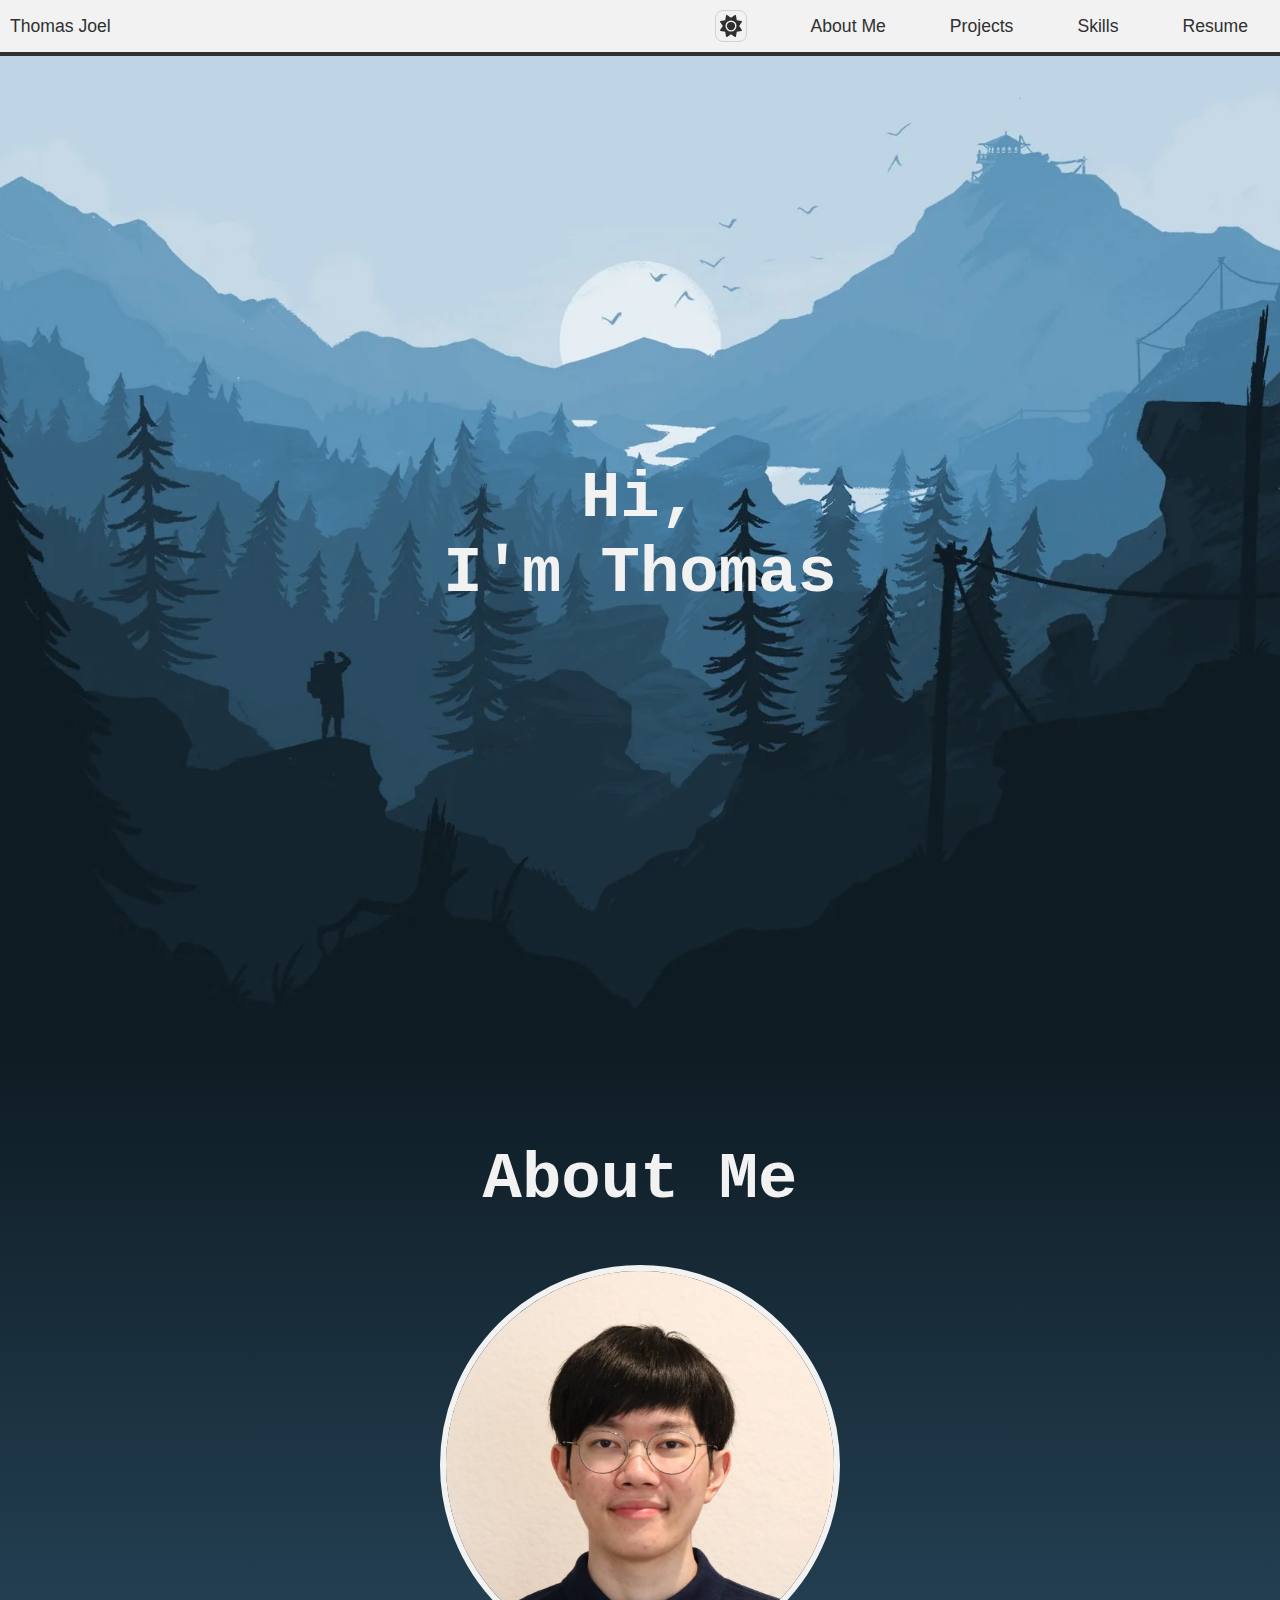
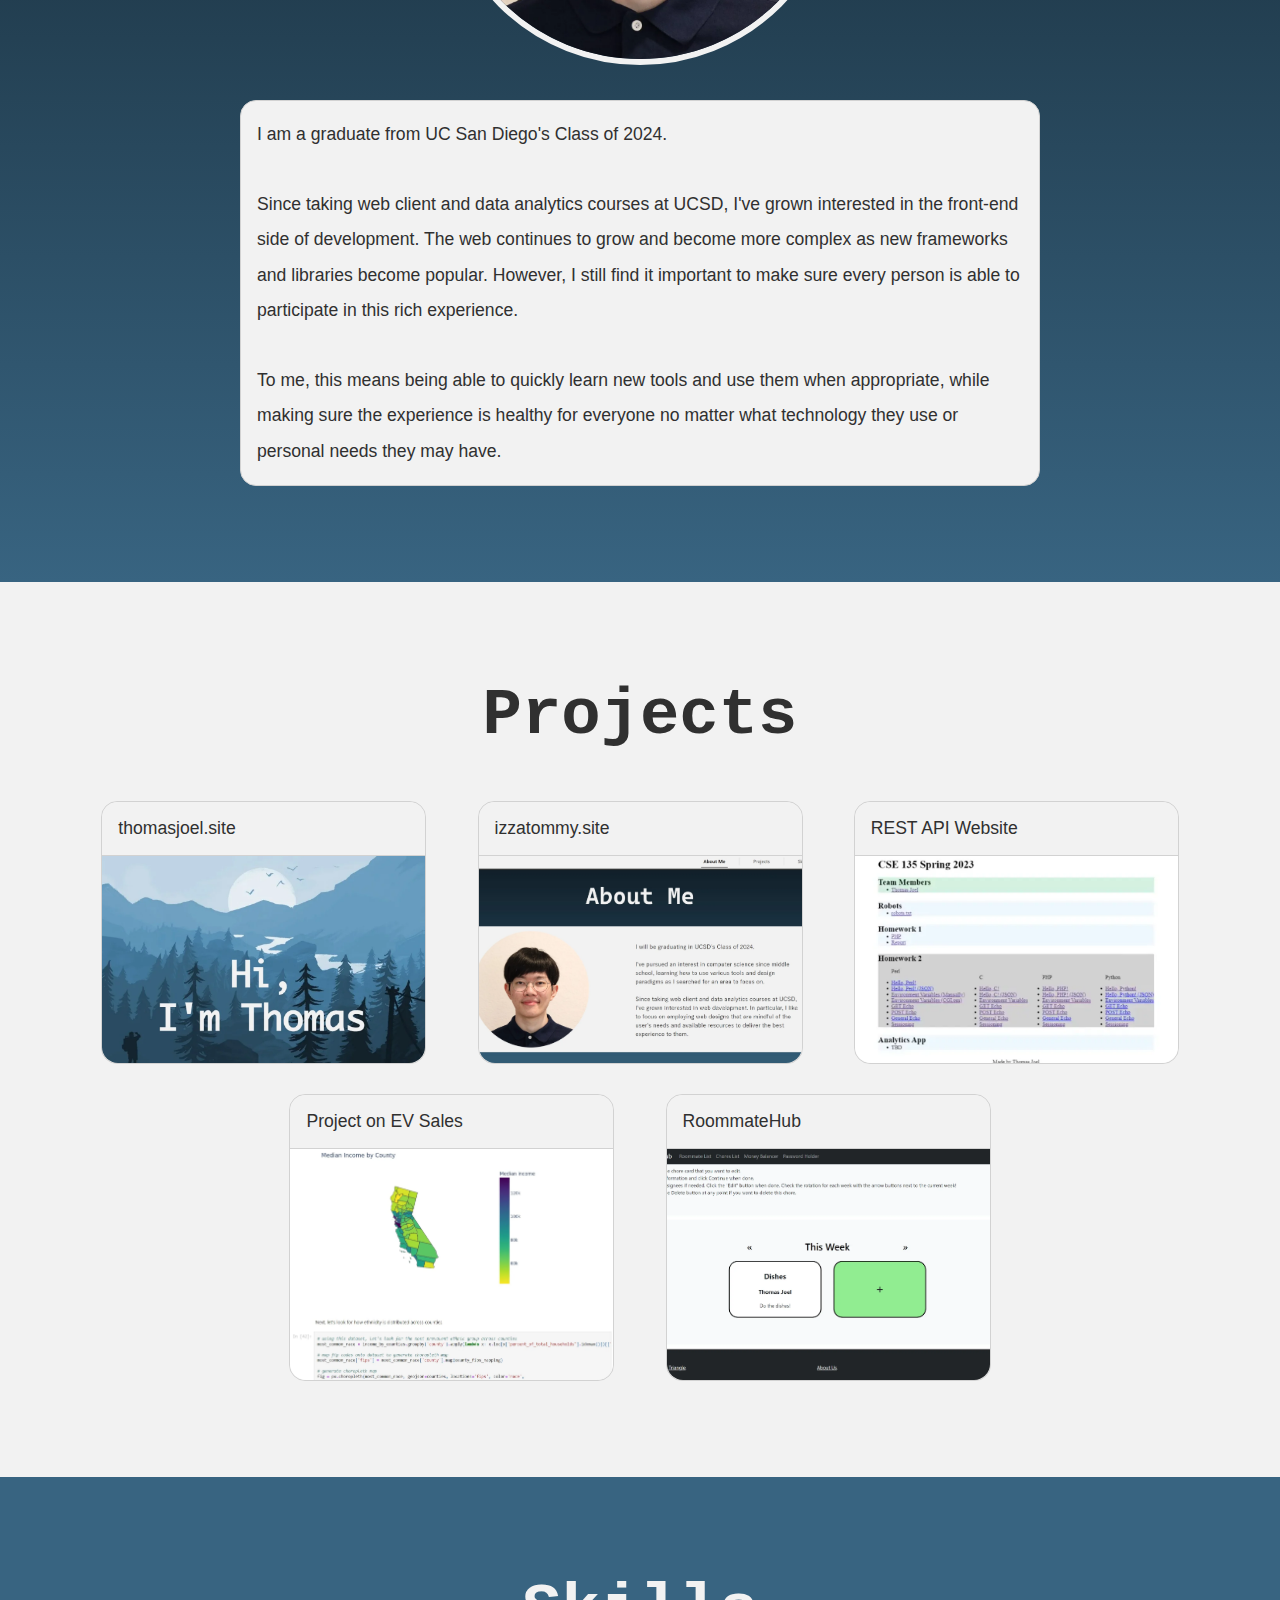
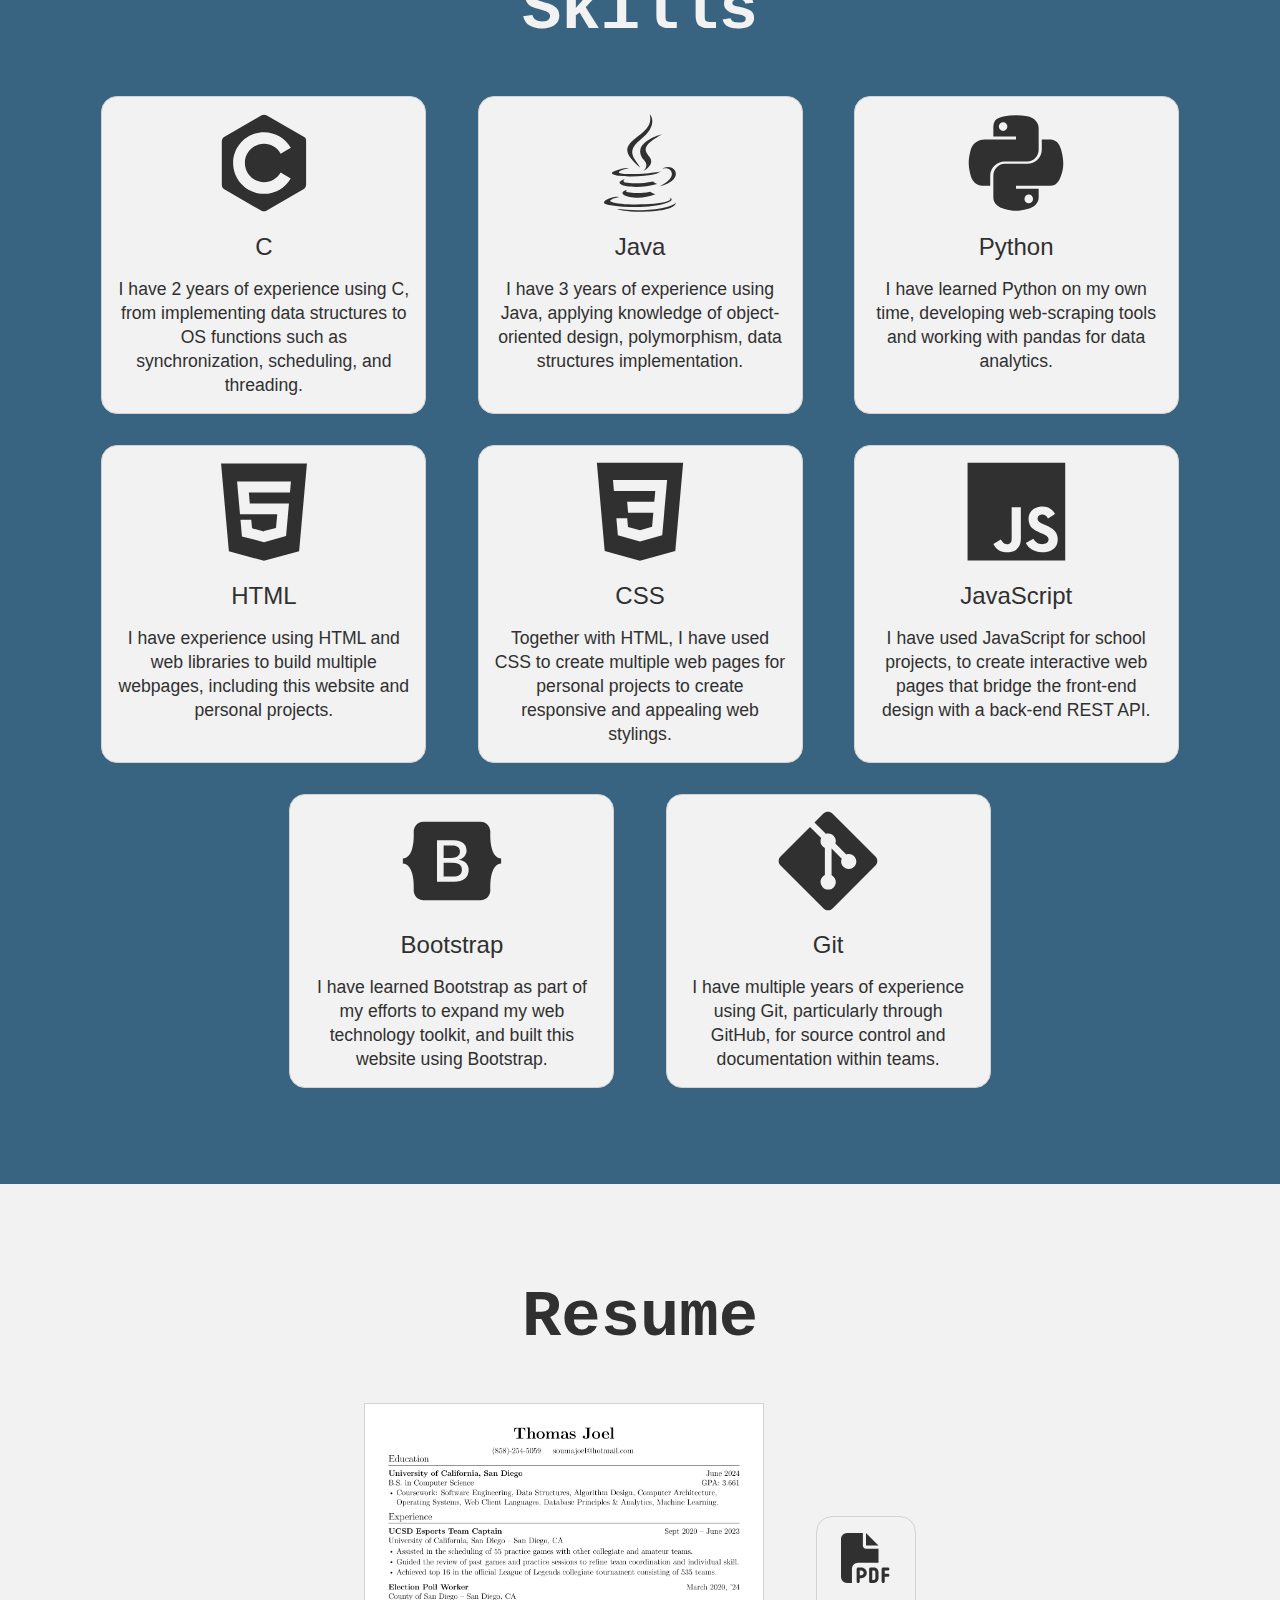
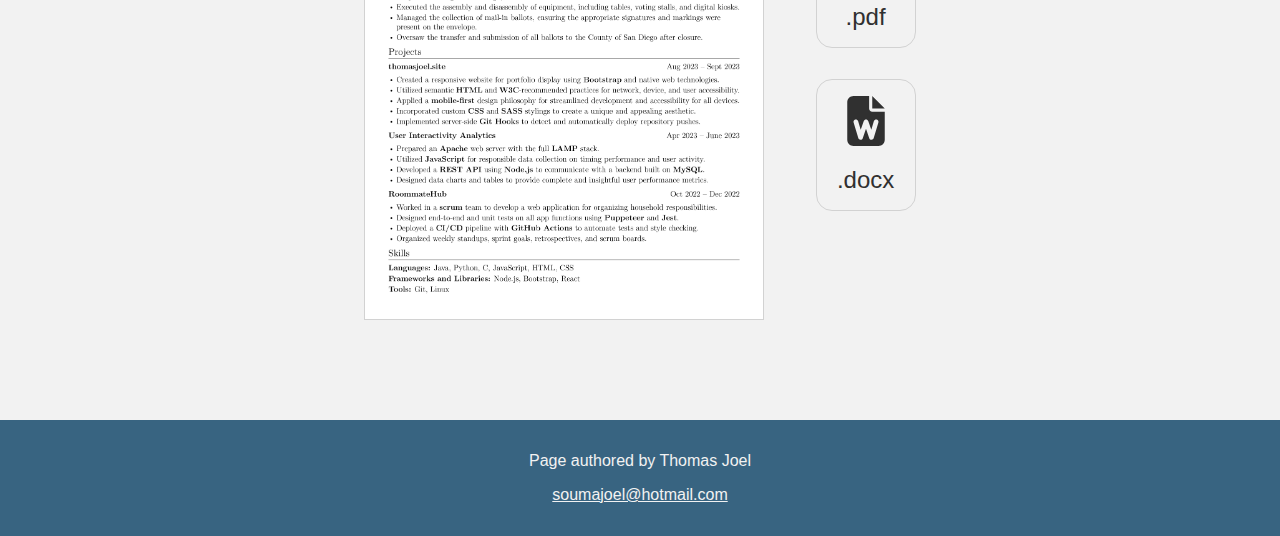
<file: index.html>
<!DOCTYPE html>
<html lang="en">
<head>
    <meta charset="UTF-8">
    <meta name="description" content="Thomas' Portfolio">
    <meta name="author" content="Thomas Joel">
    <meta name="viewport" content="width=device-width, initial-scale=1.0">
    <title>Thomas Joel's Portfolio Website</title>

    <link rel="icon" type="image/x-icon" href="assets/icons/favicon.ico">
    <link rel="stylesheet" href="style.css">
    <script type="module" src="main.js"></script>
</head>
<body data-theme="light">
    <main>
        <header>
            <nav>
                <a href="#landing" title="Landing section of this site" tabindex="0">Thomas Joel</a>
                
                <input type="checkbox" id="theme-btn">
                <label for="theme-btn">
                    <svg title="Theme Picker Button" tabindex="0" >
                        <use href="assets/icons/sun-solid.svg#sun-solid"></use>
                    </svg>
                </label>

                <input type="checkbox" id="menu-btn">
                <label for="menu-btn">
                    <svg title="Dropdown Menu Button" tabindex="0" >
                        <use href="assets/icons/hamburger_menu.svg#hamburger-menu"></use>
                    </svg>
                </label>
                
                <ul>
                    <li><a href="#aboutme" title="About Me section of this site" tabindex="0">About Me</a></li>
                    <li><a href="#projects" title="Projects section of this site" tabindex="0">Projects</a></li>
                    <li><a href="#skills" title="Skills section of this site" tabindex="0">Skills</a></li>
                    <li><a href="#resume" title="Resume section of this site" tabindex="0">Resume</a></li>
                </ul>
            </nav>
        </header>

        <section id="landing">
            <h2 tabindex="0">Hi,<br>I'm Thomas</h2>
        </section>

        <section id="aboutme">
            <h2 tabindex="0">About Me</h2>

            <div>
                <picture>
                    <source srcset="assets/previews/TJ_Cropped.webp" type="image/webp">
                    <img src="assets/previews/TJ_Cropped.jpg" alt="Portrait of Thomas Joel" tabindex="0">
                </picture>
    
                <p tabindex="0">I am a graduate from UC San Diego's Class of 2024.<br><br>
                    Since taking web client and data analytics courses at UCSD, I've grown interested in the front-end side of development.
                    The web continues to grow and become more complex as new frameworks and libraries become popular. However, I still find it important to make sure every person is able to participate in this rich experience.<br><br>
                    To me, this means being able to quickly learn new tools and use them when appropriate, while making sure the experience is healthy for everyone no matter what technology they use or personal needs they may have.
                </p>
            </div>
        </section>

        <section id="projects">
            <h2 tabindex="0">Projects</h2>

            <div>
                <div>
                    <h3 tabindex="0">thomasjoel.site</h3>

                    <div style="--cs-proj-url: url('assets/previews/thomasjoel.site.webp');">
                        <p tabindex="0"><b>HTML, CSS, JavaScript</b></p>
                        <p tabindex="0">My portfolio website written in the fundamental front-end tools.</p>
                        <a href="https://github.com/IzzaTommy/thomasjoel.site" target="_blank" title="GitHub link for thomasjoel.site" tabindex="0">
                            <svg>
                                <use href="assets/icons/github-original.svg#github-original"></use>
                            </svg>
                        </a>
                    </div>
                </div>
    
                <div>
                    <h3 tabindex="0">izzatommy.site</h3>
                    
                    <div style="--cs-proj-url: url('assets/previews/izzatommy.site.webp');">
                        <p tabindex="0"><b>HTML, CSS, SASS, JavaScript, Bootstrap</b></p>
                        <p tabindex="0">A near equivalent Bootstrap version of thomasjoel.site.</p>
                        <a href="https://github.com/IzzaTommy/izzatommy.site" target="_blank" title="GitHub link for izzatommy.site" tabindex="0">
                            <svg>
                                <use href="assets/icons/github-original.svg#github-original"></use>
                            </svg>
                        </a>
                    </div>
                </div>

                <div>
                    <h3 tabindex="0">REST API Website</h3>
                    
                    <div style="--cs-proj-url: url('assets/previews/CSE135_Website_Preview.webp');">
                        <p tabindex="0"><b>HTML, CSS, JavaScript, NodeJS, MySQL</b></p>
                        <p tabindex="0">A website showcasing a REST API for responsible collection and analysis of user activity and data.</p>
                        <!-- <a href="https://github.com" target="_blank" title="GitHub link for the CSE135 Website" tabindex="0">
                            <svg>
                                <use href="assets/icons/github-original.svg#github-original"></use>
                            </svg>
                        </a> -->
                    </div>
                </div>

                <div>
                    <h3 tabindex="0">Project on EV Sales</h3>

                    <div style="--cs-proj-url: url('assets/previews/COGS108_Project_Preview.webp');">
                        <p tabindex="0"><b>Python</b></p>
                        <p tabindex="0">A Python data science project studying the correlation between race, median income, and EV sales in California Counties.</p>
                        <a href="https://github.com/COGS108/Group008_FA23" target="_blank" title="GitHub link for the COGS108 Project" tabindex="0">
                            <svg>
                                <use href="assets/icons/github-original.svg#github-original"></use>
                            </svg>
                        </a>
                    </div>
                </div>

                <div>
                    <h3 tabindex="0">RoommateHub</h3>

                    <div style="--cs-proj-url: url('assets/previews/RoommateHub_Preview.webp');">
                        <p tabindex="0"><b>HTML, CSS, JavaScript</b></p>
                        <p tabindex="0">A web application for organizing bills and responsibilities between living-mates.</p>
                        <a href="https://github.com/cse110-fa22-group3/cse110-fa22-group3" target="_blank" title="GitHub link for RoommateHub" tabindex="0">
                            <svg>
                                <use href="assets/icons/github-original.svg#github-original"></use>
                            </svg>
                        </a>
                    </div>
                </div>
            </div>
        </section>

        <section id="skills">
            <h2 tabindex="0">Skills</h2>

            <div>
                <div>
                    <svg title="C Logo" tabindex="0">
                        <use href="assets/icons/c-plain.svg#c-plain"></use>
                    </svg>
                    <h3 tabindex="0">C</h3>
                    <p tabindex="0">I have 2 years of experience using C, from implementing data structures to OS functions such as synchronization, scheduling, and threading.</p>
                </div>

                <div>
                    <svg title="Java Logo" tabindex="0">
                        <use href="assets/icons/java-plain.svg#java-plain"></use>
                    </svg>
                    <h3 tabindex="0">Java</h3>
                    <p tabindex="0">I have 3 years of experience using Java, applying knowledge of object-oriented design, polymorphism, data structures implementation.</p>
                </div>

                <div>
                    <svg title="Python Logo" tabindex="0">
                        <use href="assets/icons/python-plain.svg#python-plain"></use>
                    </svg>
                    <h3 tabindex="0">Python</h3>
                    <p tabindex="0">I have learned Python on my own time, developing web-scraping tools and working with pandas for data analytics.</p>
                </div>

                <div>
                    <svg title="HTML Logo" tabindex="0">
                        <use href="assets/icons/html5-plain.svg#html5-plain"></use>
                    </svg>
                    <h3 tabindex="0">HTML</h3>
                    <p tabindex="0">I have experience using HTML and web libraries to build multiple webpages, including this website and personal projects.</p>
                </div>

                <div>
                    <svg title="CSS Logo" tabindex="0">
                        <use href="assets/icons/css3-plain.svg#css3-plain"></use>
                    </svg>
                    <h3 tabindex="0">CSS</h3>
                    <p tabindex="0">Together with HTML, I have used CSS to create multiple web pages for personal projects to create responsive and appealing web stylings.</p>
                </div>

                <div>
                    <svg title="JavaScript Logo" tabindex="0">
                        <use href="assets/icons/javascript-plain.svg#javascript-plain"></use>
                    </svg>
                    <h3 tabindex="0">JavaScript</h3>
                    <p tabindex="0">I have used JavaScript for school projects, to create interactive web pages that bridge the front-end design with a back-end REST API.</p>
                </div>

                <div>
                    <svg title="Bootstrap Logo" tabindex="0">
                        <use href="assets/icons/bootstrap-plain.svg#bootstrap-plain"></use>
                    </svg>
                    <h3 tabindex="0">Bootstrap</h3>
                    <p tabindex="0">I have learned Bootstrap as part of my efforts to expand my web technology toolkit, and built this website using Bootstrap.</p>
                </div>

                <div>
                    <svg title="Git Logo" tabindex="0">
                        <use href="assets/icons/git-plain.svg#git-plain"></use>
                    </svg>
                    <h3 tabindex="0">Git</h3>
                    <p tabindex="0">I have multiple years of experience using Git, particularly through GitHub, for source control and documentation within teams.</p>
                </div>
            </div>
        </section>

        <section id="resume">
            <h2 tabindex="0">Resume</h2>

            <div>
                <picture>
                    <source srcset="assets/previews/Resume_Preview.webp" type="image/webp">
                    <img src="assets/previews/Resume_Preview.png" alt="Preview of Thomas Joel's Resume." tabindex="0">
                </picture>

                <div>
                    <a href="assets/documents/Resume.pdf" target="_blank" title="Download link for the resume in PDF" tabindex="0">
                        <svg>
                            <use href="assets/icons/file-pdf-solid.svg#file-pdf-solid"></use>
                        </svg>
                        <p>.pdf</p>
                    </a>

                    <a href="assets/documents/Resume.docx" target="_blank" title="Download link for the resume in docx" tabindex="0">
                        <svg>
                            <use href="assets/icons/file-word-solid.svg#file-word-solid"></use>
                        </svg>
                        <p>.docx</p>
                    </a>
                </div>
            </div>
        </section>

        <footer>
            <p tabindex="0">Page authored by Thomas Joel</p>

            <a href="mailto:soumajoel@hotmail.com" title="Send an email to Thomas Joel" tabindex="0">soumajoel@hotmail.com</a>
        </footer>
    </main>
</body>
</html>
</file>
<file: style.css>
/* VARIABLES */
:root {
    /* cs stands for custom */
    --cs-primary-color: #F2F2F2;
    --cs-secondary-color: #303030;
    --cs-tertiary-color: #386481;
    --cs-quarternary-color: #F2F2F2;
    --cs-transition-color: #0E1B23;
    
    --cs-primary-text-color: #F2F2F2;
    --cs-secondary-text-color: #303030;

    --cs-hover-color: #D2D2D2;
    --cs-border-color: #D2D2D2;

    --cs-mask-color: rgba(0, 0, 0, 0.8);

    --cs-card-width: 325px;
    --cs-pict-width: 400px;
    --cs-section-padding: 6rem 5vw;
    --cs-text-padding: 16px;
    --cs-border: 1px solid var(--cs-border-color, lightgray);
    --cs-md-border-radius: 0.5rem;
    --cs-lg-border-radius: 1rem;
    --cs-col-gap: 4vw;
    --cs-row-gap: calc(2vh + 1vw);
    --cs-svg-length: 100px;

    --cs-md-font-size: 1.1rem;
    --cs-lg-font-size: 1.5rem;
    --cs-md-ln-height: 1.5rem;
    --cs-lg-ln-height: 2.2rem;
    --cs-nav-item-length: 32px;

    --cs-landing-background: url('assets/backgrounds/Blue Firewatch.webp'), url('assets/backgrounds/Blue Firewatch.jpg');
}

/* dark mode variables will replace the ones previously defined */
body[data-theme='dark'] {
    --cs-primary-color: #303030;
    --cs-secondary-color: #F2F2F2;
    --cs-tertiary-color: #252525;
    --cs-quarternary-color: #404040;
    --cs-transition-color: #181818;

    --cs-primary-text-color: #E0E0E0;
    --cs-secondary-text-color: #E0E0E0;

    --cs-hover-color: #202020;
    --cs-border-color: transparent;

    --cs-border: 1px solid var(--cs-border-color, lightgray);

    --cs-landing-background: url('assets/backgrounds/Dark Firewatch.webp'), url('assets/backgrounds/Dark Firewatch.jpg');
}

@keyframes fadeIn {
    0% {
        opacity: 0;
        transform: scale(0.75);
    }

    100% {
        opacity: 1;
        transform: scale(1);
    }
}

/* LANDING PAGE MEDIA QUERIES*/
@media (max-aspect-ratio: 23/10) {
    #landing {
        height: 110vh;
    }
}

@media (not (max-aspect-ratio: 23/10)) {
    #landing {
        height: calc(100vw * 0.5);
    }
}

/* NAV BAR MEDIA QUERIES */
@media screen and (width < 600px) {
    header > nav {
        padding: 10px;
    }
    
    header > nav > input#menu-btn:checked ~ ul {
        display: flex;
    }

    header > nav > ul {
        display: none;
        flex-flow: column nowrap;
        row-gap: 6vh;
        padding: 0;
        width: 100%;
    }
}

@media screen and (width >= 600px) {
    header > nav {
        padding: 10px 2.5vw 10px 10px;
    }

    header > nav > label[for="menu-btn"] {
        display: none;
    }

    header > nav > ul {
        column-gap: 5vw;
        display: flex;
        flex-flow: row nowrap;
        height: var(--cs-nav-item-length);
        padding: 0;
    }
}

/* RESUME MEDIA QUERIES */
@media (max-width: 582px) {
    #resume > div > div {
        flex-flow: row nowrap;
    }
}

@media (min-width: 583px) {
    #resume > div > div {
        flex-flow: column nowrap;
    }
}

/* GENERAL */
html {
    font-family: 'Verdana', 'Arial', sans-serif;

    scroll-behavior: smooth;
}

body {
    margin: 0;
}

section {
    padding: var(--cs-section-padding);
}

section > div {
    align-items: stretch;
    display: flex;
    column-gap: var(--cs-col-gap);
    flex-flow: row wrap;
    justify-content: center;
    row-gap: var(--cs-row-gap);

    animation: fadeIn 1s;
    z-index: 0;
}

h2 {
    width: fit-content;
    margin: 0 auto 3rem;

    font-family: 'Monaco', 'Courier New', Courier, monospace;
    font-size: calc(2.5rem + 2vw);
    font-style: normal;
    font-weight: bold;
    text-align: center;
}

h3 {
    margin: 0;

    color: var(--cs-secondary-text-color, black);

    font-style: normal;
    font-weight: normal;
}

svg {
    fill: var(--cs-secondary-text-color, black);
}

#landing {
    padding: calc(var(--cs-nav-item-length) + 0.25rem + 20px) 0 0;
    background-image: var(--cs-landing-background);
    background-origin: content-box;
    background-position: center center;
    background-repeat: no-repeat;
    background-size: cover;
    color: var(--cs-primary-text-color, white);
}

#aboutme {
    background-image: linear-gradient(180deg, var(--cs-transition-color, black), var(--cs-tertiary-color, steelblue));
    color: var(--cs-primary-text-color, white);
}

#skills, footer {
    background-color: var(--cs-tertiary-color, steelblue);
    color: var(--cs-primary-text-color, white);
}

#projects, #resume {
    background-color: var(--cs-primary-color, white);
    color: var(--cs-secondary-text-color, black);
}

/* HEADER */
header > nav {
    position: fixed;
    
    align-items: center;
    box-sizing: border-box;
    display: flex;
    flex-flow: row wrap;
    row-gap: 6vh;
    width: 100%;
    border-bottom: 0.25rem solid var(--cs-secondary-color, black);

    background-color: var(--cs-primary-color, white);
    
    z-index: 1;
}

header > nav > a {
    align-items: center;
    display: flex;
    flex-flow: row nowrap;
    height: var(--cs-nav-item-length);

    color: var(--cs-secondary-text-color, black);

    font-size: var(--cs-md-font-size);
    text-decoration: none;
}

header > nav > input {
    display: none;
}

header > nav > label {
    line-height: 0;
}

header > nav > label[for="theme-btn"] {
    margin: 0 5vw 0 auto;
    visibility: hidden;
}

header > nav > label > svg {
    box-sizing: border-box;
    width: var(--cs-nav-item-length);
    height: var(--cs-nav-item-length);
    border: var(--cs-border);
    border-radius: var(--cs-md-border-radius);
    padding: 4px;
}

header > nav > input:checked ~ label > svg {
    background-color: var(--cs-quarternary-color, lightgray);
}

header > nav > input:hover ~ label > svg {
    background-color: var(--cs-hover-color, lightgray);
}

header > nav > ul {
    align-items: center;
    margin: 0;

    list-style-type: none;
}

header > nav > ul > li > a {
    color: var(--cs-secondary-text-color, black);

    font-size: var(--cs-md-font-size);
    text-decoration: underline;
    text-underline-position: under;
    text-decoration-color: transparent;
    
    transition: text-decoration-color 0.25s ease-in-out;
}

header > nav > ul > li > a:hover {
    text-decoration-color: var(--cs-secondary-text-color, black);
}

/* LANDING SECTION */
#landing > h2 {
    margin: 45vh auto 0;

    animation: fadeIn 1s;
}

/* ABOUTME SECTION */
#aboutme > div > picture {
    align-self: center;
    width: var(--cs-pict-width);
}

#aboutme > div > picture > img {
    object-fit: cover;
    object-position: center center;

    box-sizing: border-box;
    width: 100%;
    border: calc(0.3rem + 0.1vw) solid var(--cs-quarternary-color, white);
    border-radius: 50%;
}

#aboutme > div > p {
    align-self: center;
    box-sizing: border-box;
    width: 800px;
    border: var(--cs-border);
    border-radius: var(--cs-lg-border-radius);
    padding: var(--cs-text-padding);
    margin: 0;

    background-color: var(--cs-quarternary-color, white);
    color: var(--cs-secondary-text-color, black);

    font-size: var(--cs-md-font-size);
    line-height: var(--cs-lg-ln-height);
}

/* PROJECTS SECTION */
#projects > div > div {
    box-sizing: border-box;
    display: flex;
    flex-flow: column nowrap;
    width: var(--cs-card-width);
    border: var(--cs-border);
    border-radius: var(--cs-lg-border-radius);
}

#projects > div > div > h3 {
    padding: var(--cs-text-padding);
    border-bottom: var(--cs-border);
    border-radius: var(--cs-lg-border-radius) var(--cs-lg-border-radius) 0 0;

    background-color: var(--cs-quarternary-color, white);

    font-size: var(--cs-md-font-size);
}

#projects > div > div > div {
    display: flex;
    flex-flow: column nowrap;
    flex-grow: 1;
    row-gap: var(--cs-text-padding);
    padding: var(--cs-text-padding);
    border-radius: 0 0 var(--cs-lg-border-radius) var(--cs-lg-border-radius);
}

#projects > div > div > div > p {
    visibility: hidden;

    margin: 0;

    color: var(--cs-primary-text-color, white);

    line-height: var(--cs-md-ln-height);
}

#projects > div > div > div > p:nth-of-type(2) {
    flex-grow: 1;
}

#projects > div > div:hover > div > p, #projects > div > div:hover > div > a {
    visibility: visible;
}

#projects > div > div > div > a {
    visibility: hidden;

    box-sizing: border-box;
    width: fit-content;
    padding: calc(0.15 * var(--cs-text-padding));
    border: var(--cs-border);
    border-radius: var(--cs-md-border-radius);

    background-color: var(--cs-quarternary-color, white);
    line-height: 0;
}

#projects > div > div > div > a:hover {
    background-color: var(--cs-hover-color, lightgray);
}

#projects > div > div > div > a > svg {
    width: calc(0.4 * var(--cs-svg-length));
    height: calc(0.4 * var(--cs-svg-length));
}

#projects > div > div > div {
    background-image: var(--cs-proj-url);
    background-position: top center;
    background-size: cover;
}

#projects > div > div:hover > div {
    background-image: linear-gradient(var(--cs-mask-color, black), var(--cs-mask-color, black)), var(--cs-proj-url);
}

/* SKILLS SECTION */
#skills > div > div {
    box-sizing: border-box;
    width: var(--cs-card-width);
    padding: var(--cs-text-padding);
    border: var(--cs-border);
    border-radius: var(--cs-lg-border-radius);
    margin: 0;
    
    background-color: var(--cs-quarternary-color, white);
    
    text-align: center;
}

#skills > div > div > svg {
    width: var(--cs-svg-length);
    height: var(--cs-svg-length);
    margin: 0 0 var(--cs-text-padding);
}

#skills > div > div > h3 {
    width: fit-content;
    margin: 0 auto var(--cs-text-padding);

    font-size: var(--cs-lg-font-size);
}

#skills > div > div > p {
    margin: 0;

    color: var(--cs-secondary-text-color, black);

    font-size: var(--cs-md-font-size);
    line-height: var(--cs-md-ln-height);
}

/* RESUME SECTION */
#resume > div > picture {
    width: var(--cs-pict-width);
}

#resume > div > picture > img {
    box-sizing: border-box;
    width: 100%;
    border: var(--cs-border);
}

#resume > div > div {
    column-gap: var(--cs-col-gap);
    display: flex;                                 
    justify-content: center;
    row-gap: var(--cs-row-gap);
}

#resume > div > div > a {
    align-self: center;
    box-sizing: border-box;
    width: 100px;
    padding: var(--cs-text-padding);
    border: var(--cs-border);
    border-radius: var(--cs-lg-border-radius);

    background-color: var(--cs-quarternary-color, white);
    color: var(--cs-secondary-text-color, black);

    text-align: center;
    text-decoration: none;
}

#resume > div > div > a:hover {
    background-color: var(--cs-hover-color, lightgray);
}

#resume > div > div > a > svg {
    width: calc(0.5 * var(--cs-svg-length));
    height: calc(0.5 * var(--cs-svg-length));

    margin: 0 0 var(--cs-text-padding);
}

#resume > div > div > a > p {
    margin: 0;

    font-size: 1.5rem;
}

/* FOOTER SECTION */
footer {
    padding: 2rem 0;

    text-align: center;
}

footer > p {
    width: fit-content;
    margin: 0 auto var(--cs-text-padding);
}

footer > a {
    color: var(--cs-primary-text-color, black);
}
</file>
